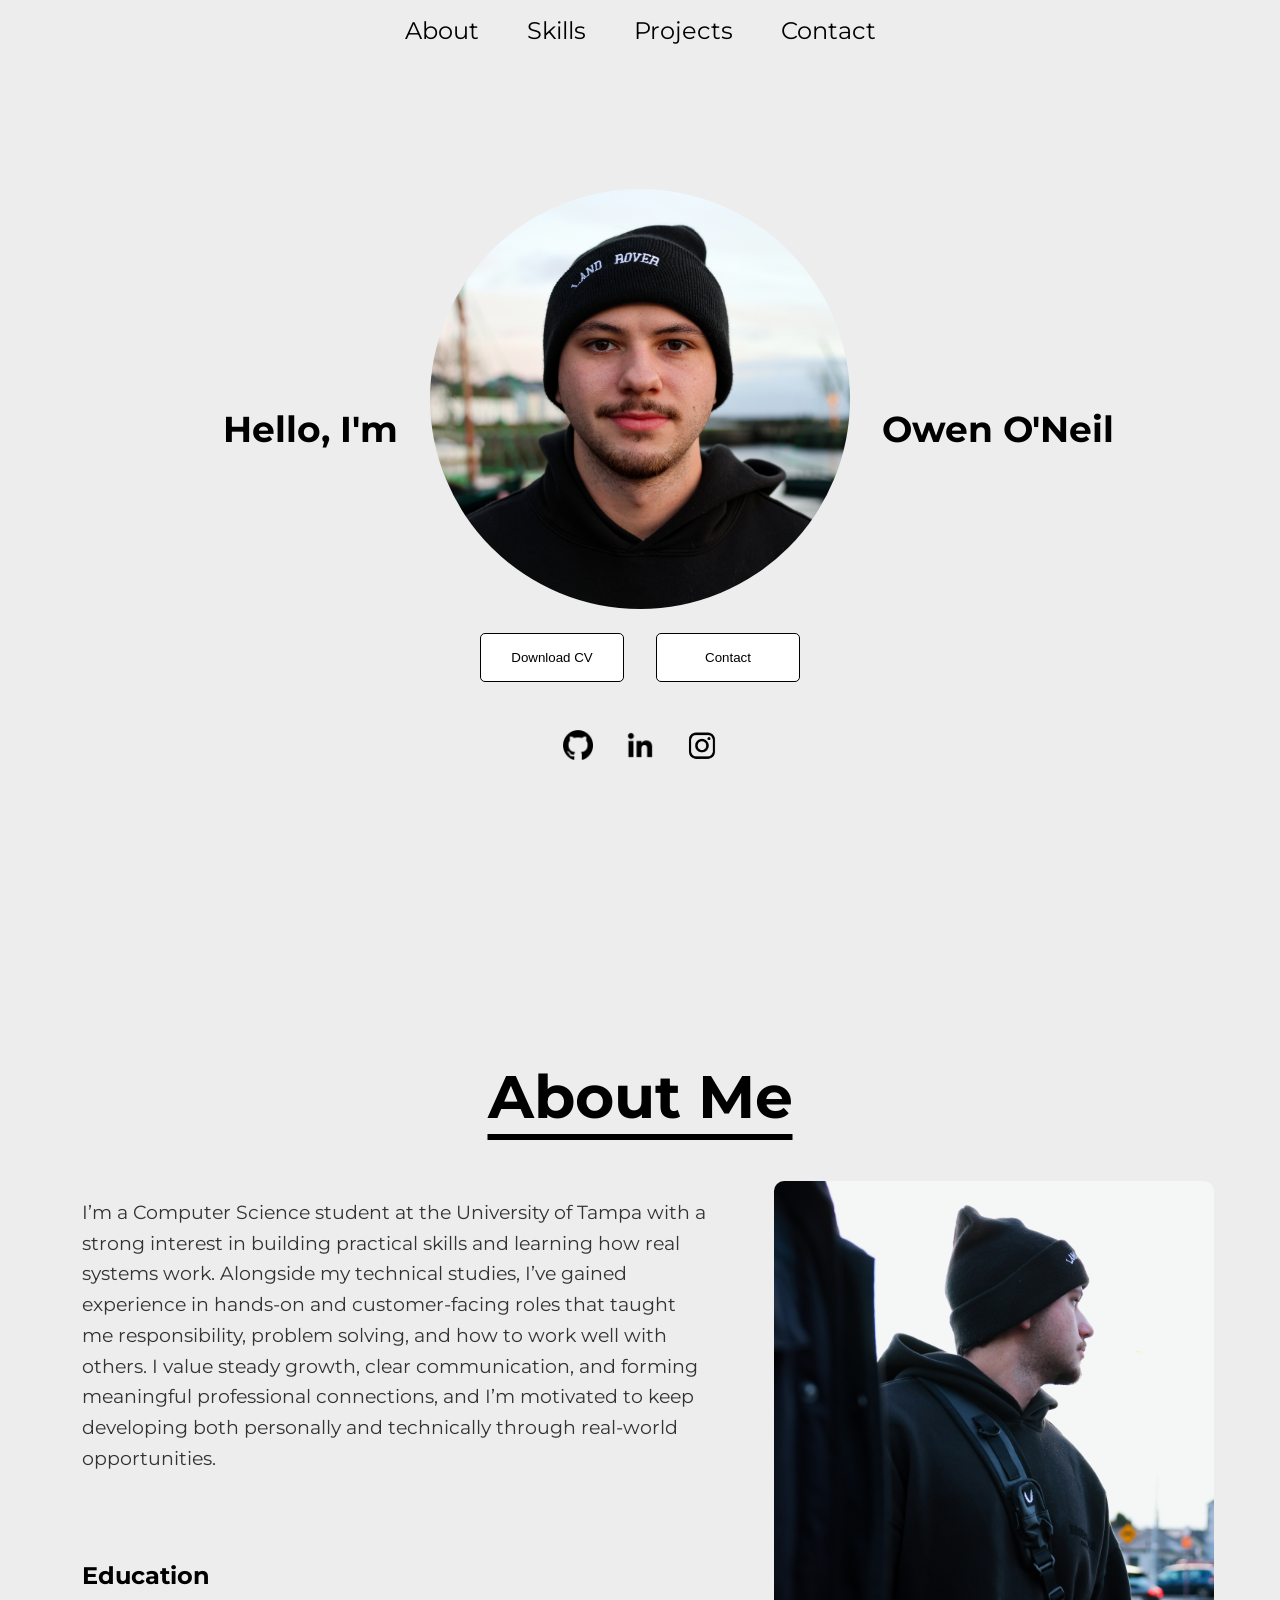
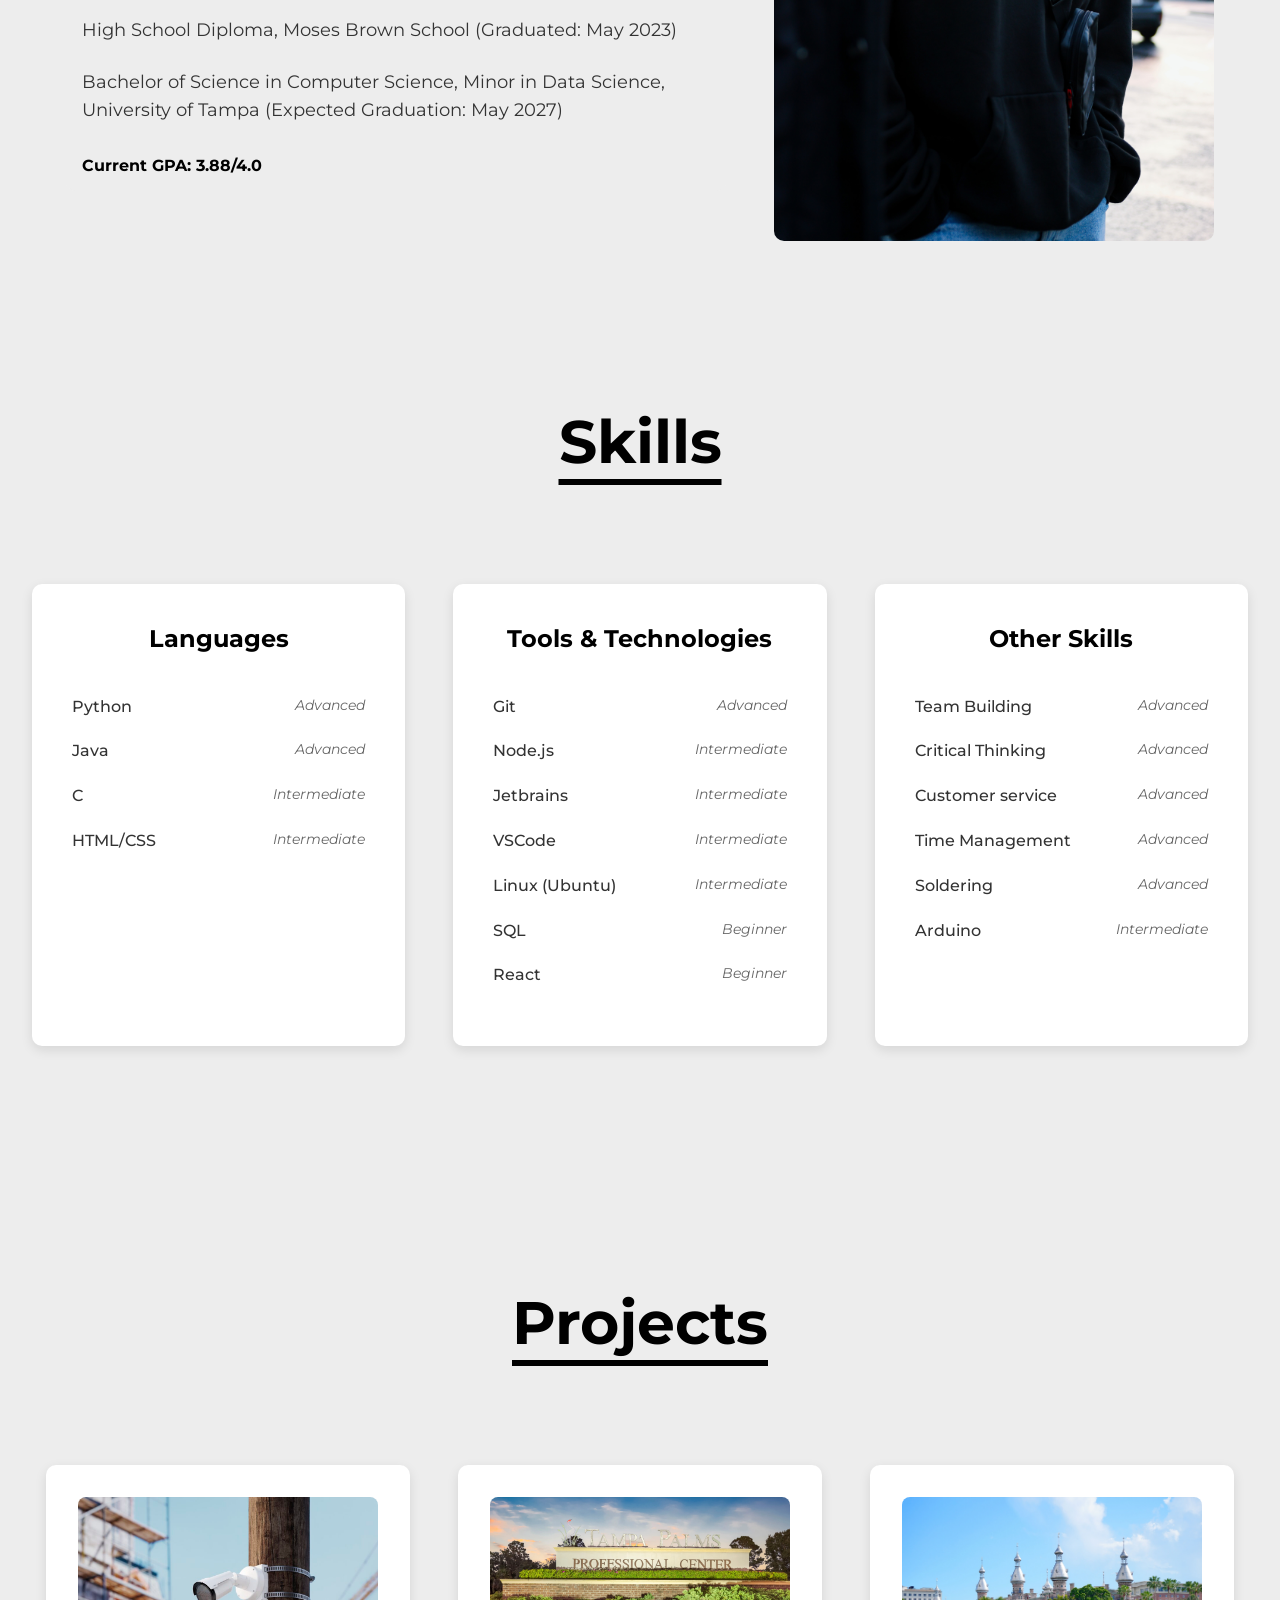
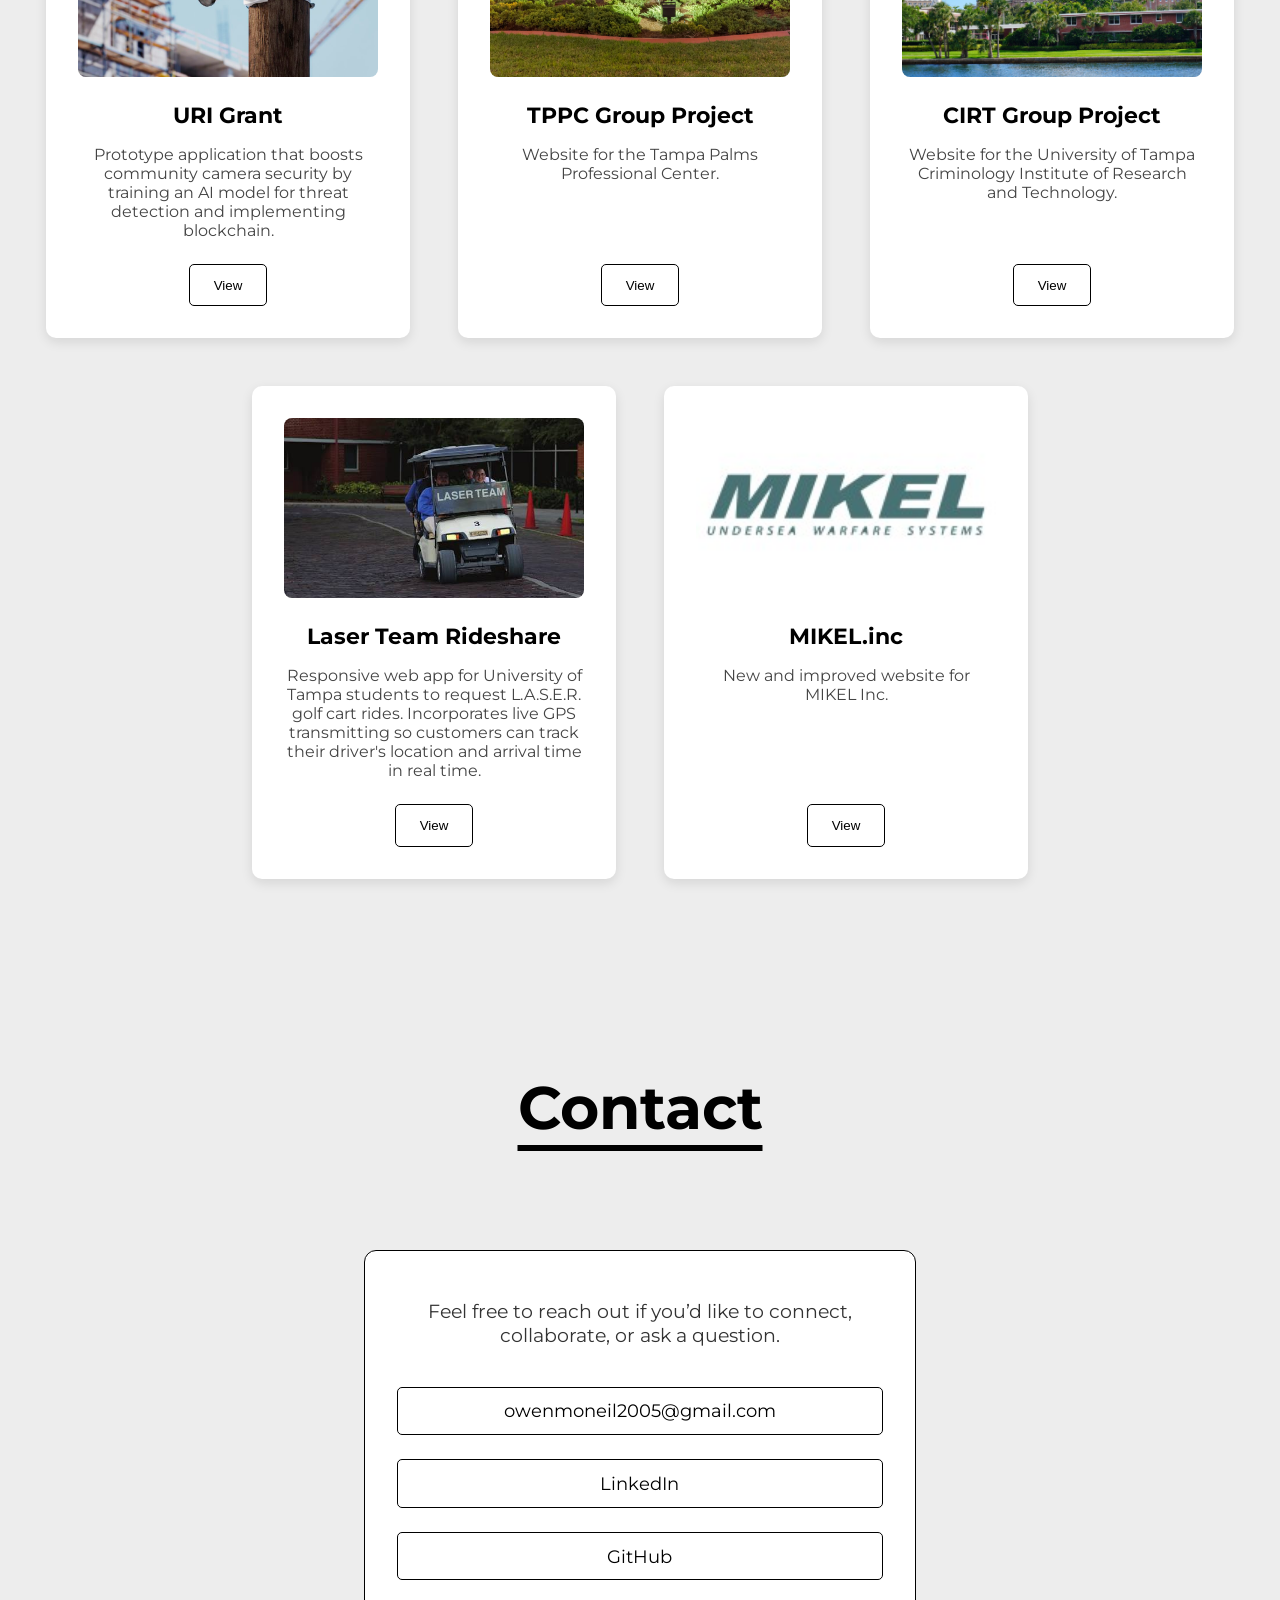
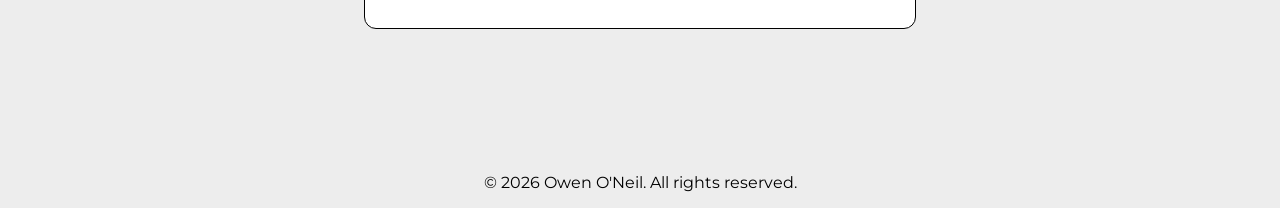
<file: index.html>
<!DOCTYPE html>
<html lang="en">
<head>
    <meta charset="UTF-8">
    <meta name="viewport" content="width=device-width, initial-scale=1.0">
    <title>My Portfolio</title>
    <link rel="stylesheet" href="style.css">
    <link rel="stylesheet" href="Media.css">

</head>
<body>
    <section class="hero">
        <nav id="desktopNav">
            <div>
                <ul class="navLinks">
                    <li><a href="#about">About</a></li>
                    <li><a href="#skills">Skills</a></li>
                    <li><a href="#projects">Projects</a></li>
                    <li><a href="#contact">Contact</a></li>
                </ul>
            </div>
        </nav>
        <nav id="hamburgerNav">
            <div class="hamburgerMenue" onclick="toggleMenue()">
                <div class="hamburgerImage">
                    <img src="images/hamburgericon.webp" alt="Hamburger Menue Icon">
                </div>
            </div>
            <div class="mobileLinksHidden">
                <ul class="navLinksMobile">
                    <li><a href="#about" onclick="toggleMenue()">About</a></li>
                    <li><a href="#skills" onclick="toggleMenue()">Skills</a></li>
                    <li><a href="#projects" onclick="toggleMenue()">Projects</a></li>
                    <li><a href="#contact" onclick="toggleMenue()">Contact</a></li>
                </ul>
            </div>
        </nav>
        <div class="homeProfile">
            <div class="leftSideHome">
                <h1>Hello, I'm</h1>
            </div>

            <div class="centerHome">
                <div class="personalPic">
                    <img src="images/selfImage.jpeg" alt="Owen O'Neil">
                </div>
                
                <div class="CVandConnectButtonsHome">
                    <button class="CV" 
                    onclick="window.open('Owen O\'Neil Resume(Clearance) Updated 11-5-2026.pdf')">
                    Download CV
                </button>
                    <button class="connectBtn" 
                    onclick="location.href='#contact'">
                    Contact
                </button>

                </div>

                <div class="relatedButtonsHome">
                    <a href="https://github.com/Owen7117" class="imageButton">
                        <img src="images/github.png" alt="GitHub">
                    </a>
                    <a href="https://www.linkedin.com/in/owen-o-neil-0a0678290/" class="imageButton">
                        <img src="images/linkedin-icon.png" alt="LinkedIn">
                    </a>
                    <a href="https://www.instagram.com/owen_7117/" class="imageButton">
                        <img src="images/instagram-icon.png" alt="Instagram">
                    </a>
                </div>
            </div>

            <div class="rightSideHome">
                <h1>Owen O'Neil</h1>
            </div>
        </div>
    </section>
    <section id="about" class="AboutMeSection">
        <div class="aboutMeTitle">
            <h2>About Me</h2>
        </div>
        <div class="aboutMeContainer">
            <div class="leftColumnAbout">
                <div class="aboutMeBox">
                    <p>I’m a Computer Science student at the University of Tampa 
                        with a strong interest in building practical skills and 
                        learning how real systems work. Alongside my technical 
                        studies, I’ve gained experience in hands-on and 
                        customer-facing roles that taught me responsibility, 
                        problem solving, and how to work well with others. 
                        I value steady growth, clear communication, and forming 
                        meaningful professional connections, and I’m motivated to 
                        keep developing both personally and technically through 
                        real-world opportunities.</p>
                </div>

                <div class="educationBox">
                    <h3>Education</h3>
                    <ul>
                        <li>High School Diploma, Moses Brown School (Graduated: May 2023)</li>
                        <li>Bachelor of Science in Computer Science, Minor in Data Science, University of Tampa (Expected Graduation: May 2027)</li>
                    </ul>
                    <div class="gpa">
                        <strong>Current GPA:</strong> 3.88/4.0
                    </div>
                </div>
            </div>

            <div class="rightColumnAbout">
                <div class="pictureBox">
                    <img src="images/wholeBodyPic.jpeg" alt="Owen O'Neil">
            </div>
        </div>
    </section>
    <section id="skills" class= "skillsSection">
        <div class="skillsTitle">
            <h2>Skills</h2>
        </div>
        <div class="skillsContainer">
            <div class="skillColumn">
                <h3>Languages</h3>
                <ul>
                    <li><span class="skillName">Python</span><span class="skillLevel">Advanced</span></li>
                    <li><span class="skillName">Java</span><span class="skillLevel">Advanced</span></li>
                    <li><span class="skillName">C</span><span class="skillLevel">Intermediate</span></li>
                    <li><span class="skillName">HTML/CSS</span><span class="skillLevel">Intermediate</span></li>
                </ul>
            </div>
            <div class="skillColumn">
                <h3>Tools & Technologies</h3>
                <ul>
                    <li><span class="skillName">Git</span><span class="skillLevel">Advanced</span></li>
                    <li><span class="skillName">Node.js</span><span class="skillLevel">Intermediate</span></li>
                    <li><span class="skillName">Jetbrains</span><span class="skillLevel">Intermediate</span></li>
                    <li><span class="skillName">VSCode</span><span class="skillLevel">Intermediate</span></li>
                    <li><span class="skillName">Linux (Ubuntu)</span><span class="skillLevel">Intermediate</span></li>
                    <li><span class="skillName">SQL</span><span class="skillLevel">Beginner</span></li>
                    <li><span class="skillName">React</span><span class="skillLevel">Beginner</span></li>
                </ul>
            </div>
            <div class="skillColumn">
                <h3>Other Skills</h3>
                <ul>
                    <li><span class="skillName">Team Building</span><span class="skillLevel">Advanced</span></li>
                    <li><span class="skillName">Critical Thinking</span><span class="skillLevel">Advanced</span></li>
                    <li><span class="skillName">Customer service</span><span class="skillLevel">Advanced</span></li>
                    <li><span class="skillName">Time Management</span><span class="skillLevel">Advanced</span></li>
                    <li><span class="skillName">Soldering</span><span class="skillLevel">Advanced</span></li>
                    <li><span class="skillName">Arduino</span><span class="skillLevel">Intermediate</span></li>
                </ul>
            </div>
        </div>
    </section>
    <section id="projects" class="projectsSection">
    <div class="projectsTitle">
        <h2>Projects</h2>
    </div>
    <div class="projectsContainer">
        <div class="projectCard">
            <div class="projectImage">
                <img src="images/securityCam.jpg" alt="Security app">
            </div>
            <h3>URI Grant</h3>
            <p>Prototype application that boosts community camera security by training an AI model for threat
                detection and implementing blockchain.</p>
            <button class="projectBtn" onclick="location.href='https://github.com/Owen7117/UT-enhanced-AI-surveillance-app'">View</button>
        </div>
        <div class="projectCard">
            <div class="projectImage">
                <img src="images/TPPC.webp" alt="TPPC">
            </div>
            <h3>TPPC Group Project</h3>
            <p>Website for the Tampa Palms Professional Center.</p>
            <button class="projectBtn" onclick="location.href='https://tppcgroup5.vercel.app'">View</button>
        </div>
        <div class="projectCard">
            <div class="projectImage">
                <img src="images/Cirt.jpg" alt="Cirt">
            </div>
            <h3>CIRT Group Project</h3>
            <p>Website for the University of Tampa Criminology Institute of Research and Technology.</p>
            <button class="projectBtn" onclick="location.href='https://cirt.vercel.app'">View</button>
        </div>
        <div class="projectCard">
            <div class="projectImage">
                <img src="images/laserTeamCart.jpg" alt="L.A.S.E.R. Team golf cart">
            </div>
            <h3>Laser Team Rideshare</h3>
            <p>Responsive web app for University of Tampa students to request L.A.S.E.R. golf cart rides. Incorporates live GPS
                transmitting so customers can track their driver's location and arrival time in real time.</p>
            <button class="projectBtn" onclick="location.href='WorkInProgressPage.html'">View</button>
        </div>
        <div class="projectCard">
            <div class="projectImage">
                <img src="images/mikelLogo.png" alt="MIKEL Inc. logo">
            </div>
            <h3>MIKEL.inc</h3>
            <p>New and improved website for MIKEL Inc.</p>
            <button class="projectBtn" onclick="location.href='WorkInProgressPage.html'">View</button>
        </div>
    </div>
</section>
<section id="contact" class="contactSection">
    <div class="contactTitle">
        <h2>Contact</h2>
    </div>

    <div class="contactContainer">
        <p class="contactText">
            Feel free to reach out if you’d like to connect, collaborate, or ask a question.
        </p>

        <div class="contactInfo">
            <a href="mailto:owenmoneil2005@gmail.com" class="contactItem">
                owenmoneil2005@gmail.com
            </a>

            <a href="https://www.linkedin.com/in/owen-o-neil-0a0678290/" 
               target="_blank" 
               class="contactItem">
                LinkedIn
            </a>

            <a href="https://github.com/Owen7117" 
               target="_blank" 
               class="contactItem">
                GitHub
            </a>
        </div>
    </div>
</section>
<footer class="footer">
    <p>© 2026 Owen O'Neil. All rights reserved.</p>

</footer>

    <script src="script.js"></script>
</body>
</html>
</file>
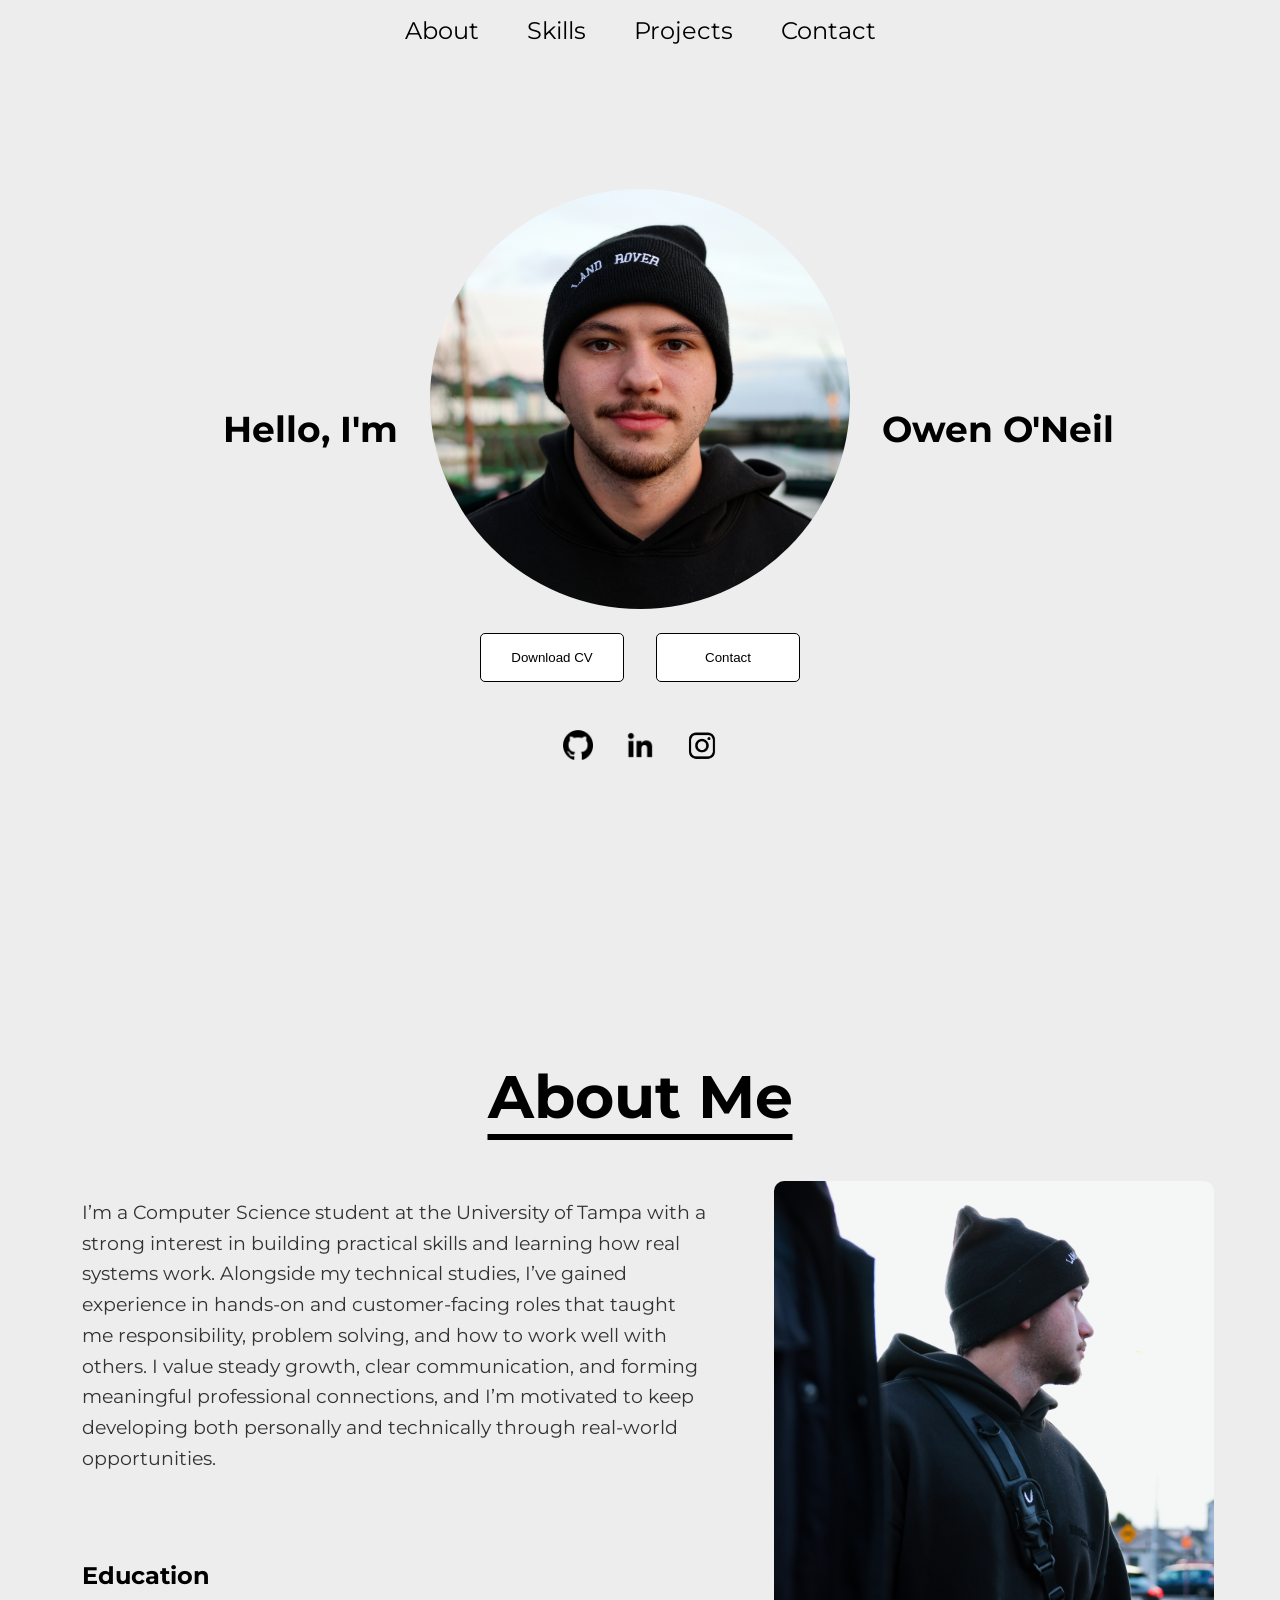
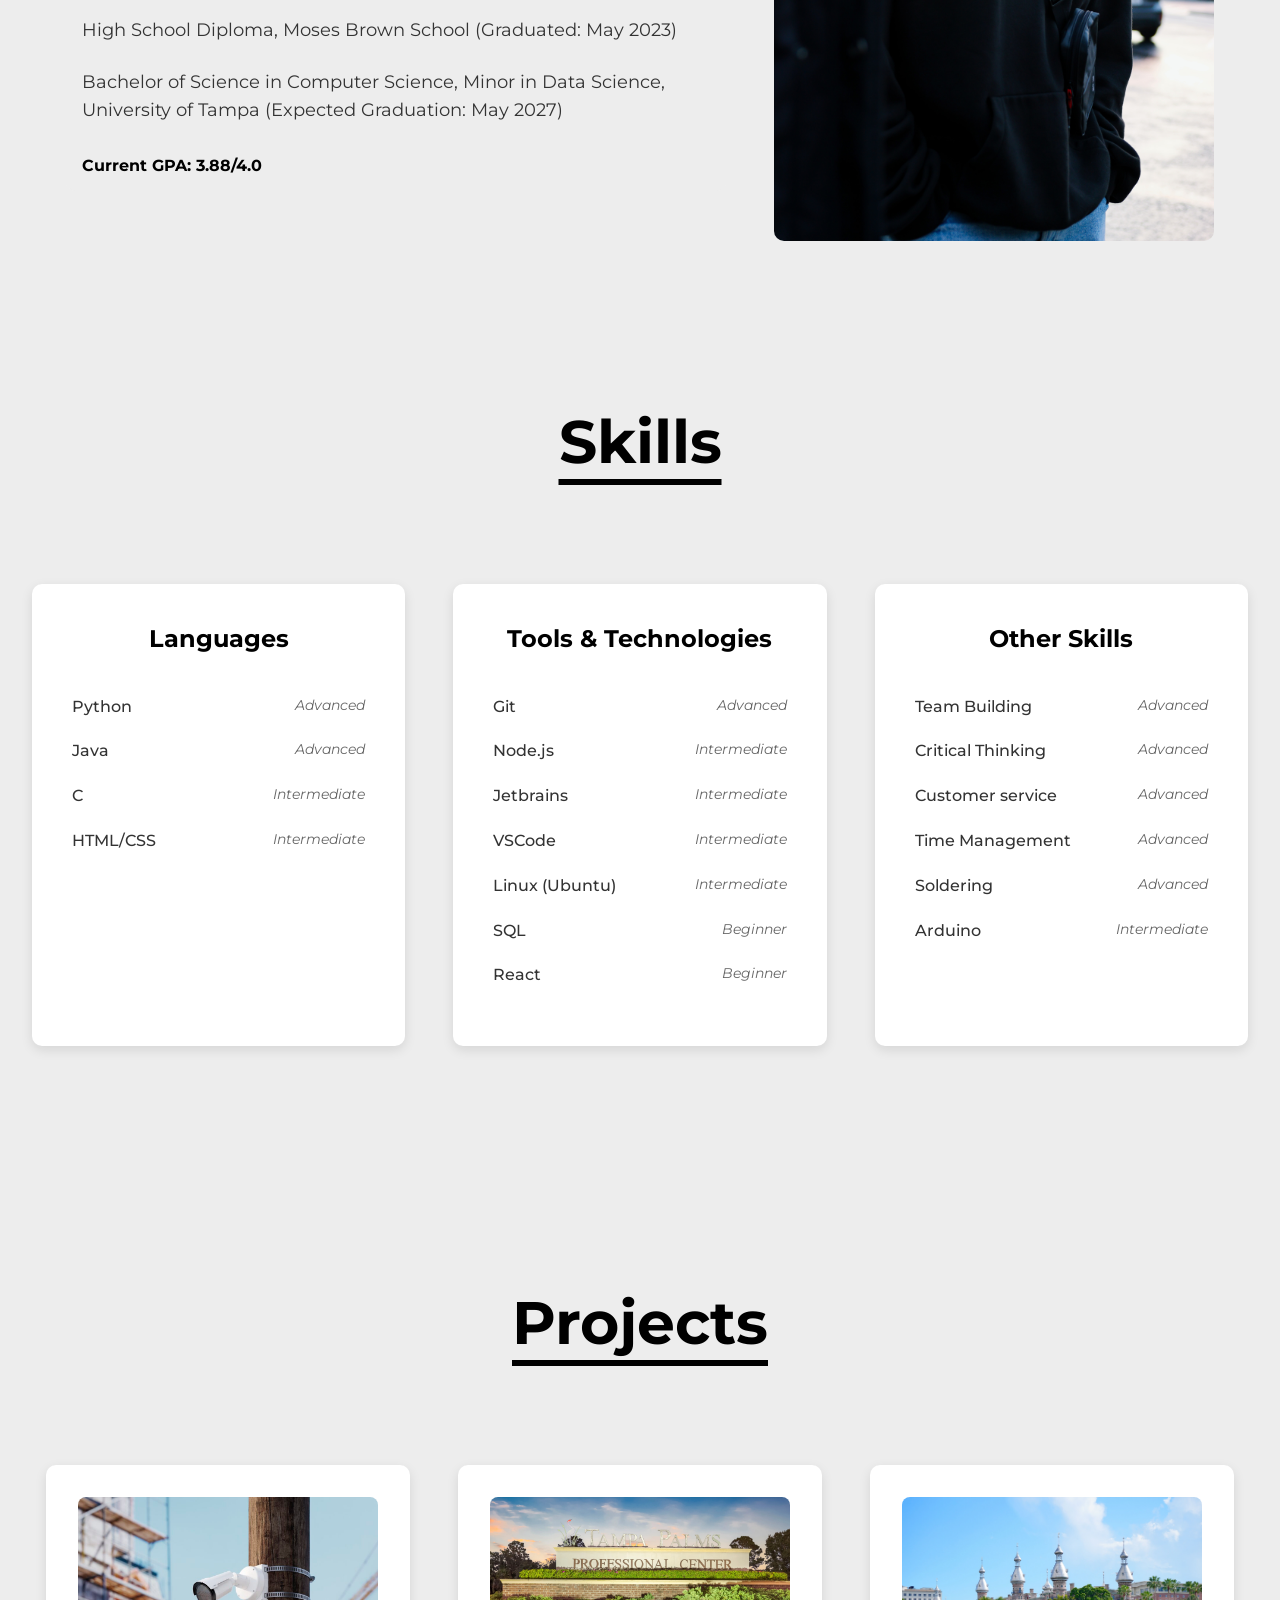
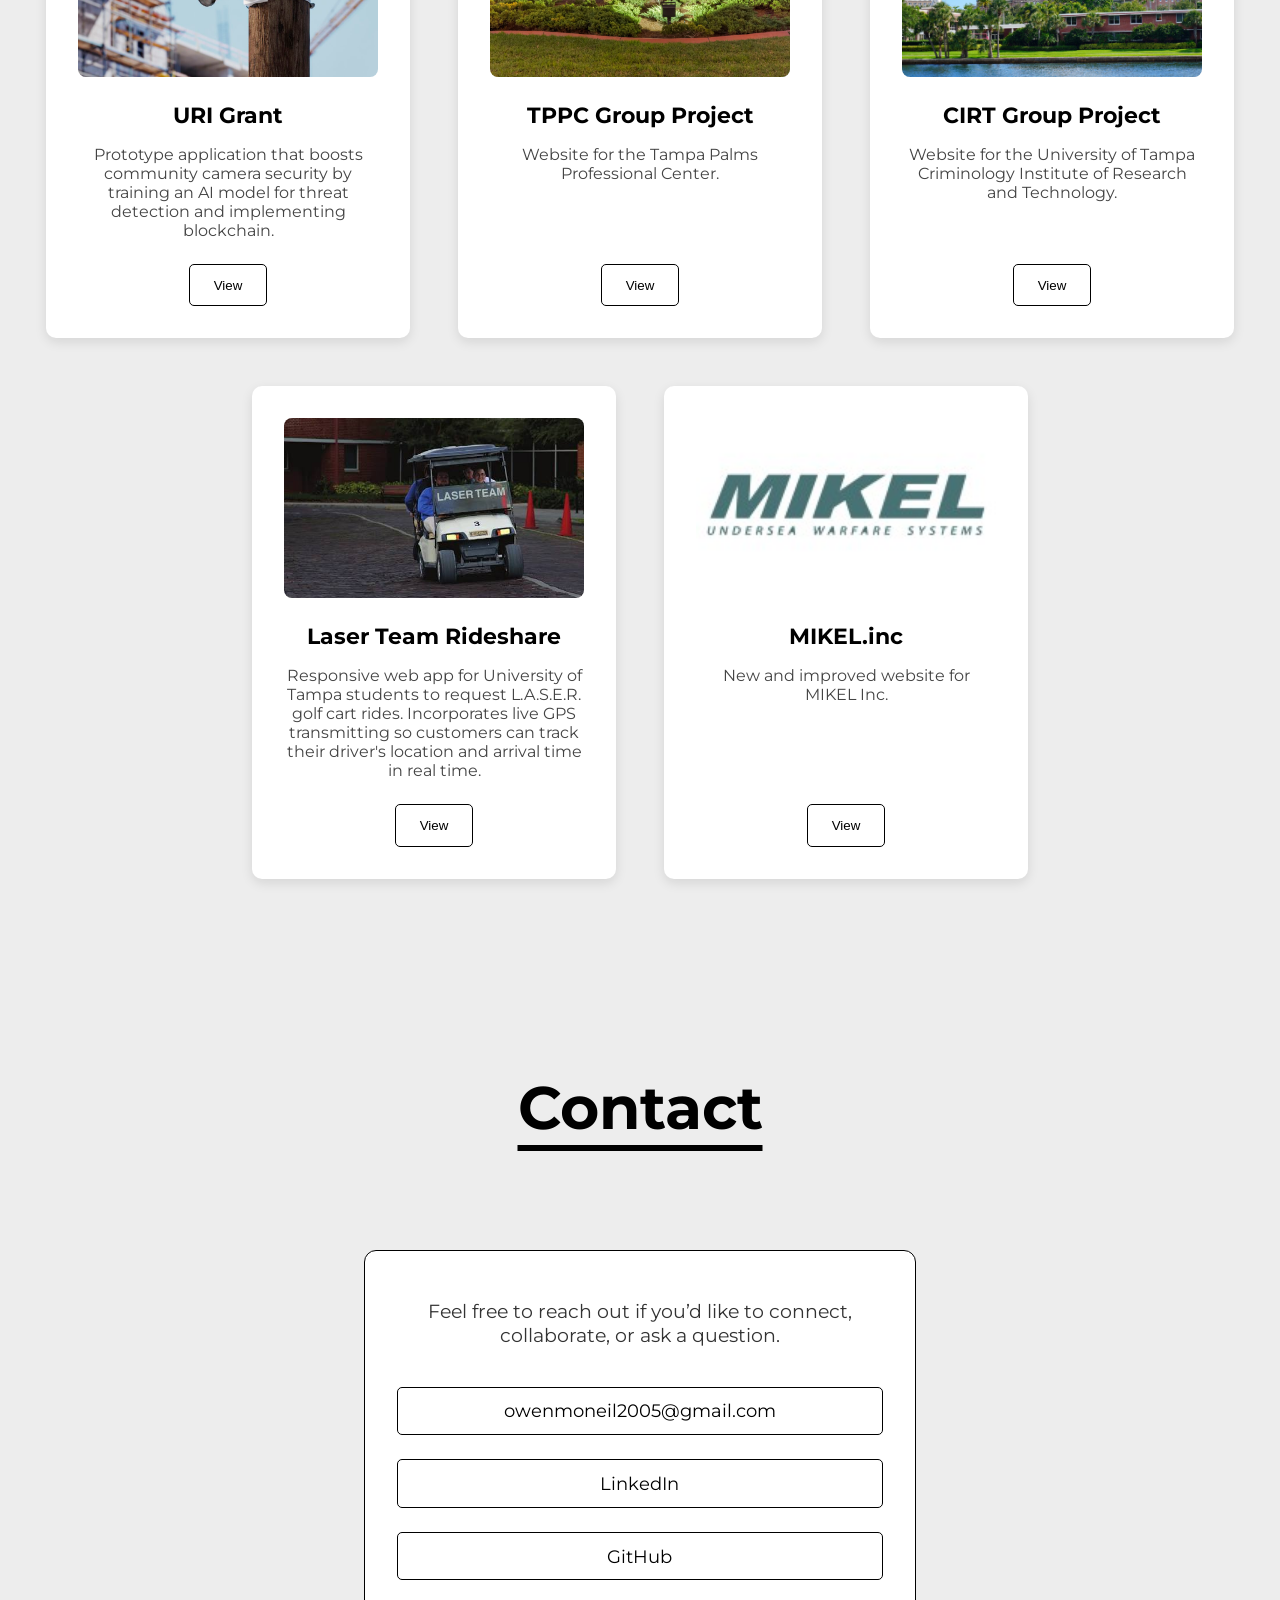
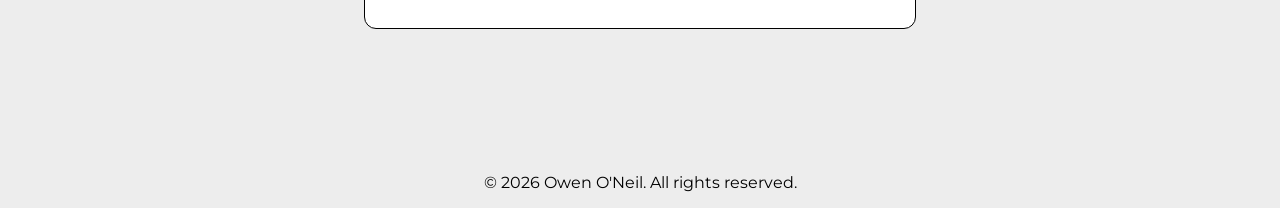
<file: homePage.html>
<!DOCTYPE html>
<html lang="en">
<head>
    <meta charset="UTF-8">
    <meta name="viewport" content="width=device-width, initial-scale=1.0">
    <title>My Portfolio</title>
    <link rel="stylesheet" href="style.css">
    <link rel="stylesheet" href="Media.css">

</head>
<body>
    <section class="hero">
        <nav id="desktopNav">
            <div>
                <ul class="navLinks">
                    <li><a href="#about">About</a></li>
                    <li><a href="#skills">Skills</a></li>
                    <li><a href="#projects">Projects</a></li>
                    <li><a href="#contact">Contact</a></li>
                </ul>
            </div>
        </nav>
        <nav id="hamburgerNav">
            <div class="hamburgerMenue" onclick="toggleMenue()">
                <div class="hamburgerImage">
                    <img src="images/hamburgericon.webp" alt="Hamburger Menue Icon">
                </div>
            </div>
            <div class="mobileLinksHidden">
                <ul class="navLinksMobile">
                    <li><a href="#about" onclick="toggleMenue()">About</a></li>
                    <li><a href="#skills" onclick="toggleMenue()">Skills</a></li>
                    <li><a href="#projects" onclick="toggleMenue()">Projects</a></li>
                    <li><a href="#contact" onclick="toggleMenue()">Contact</a></li>
                </ul>
            </div>
        </nav>
        <div class="homeProfile">
            <div class="leftSideHome">
                <h1>Hello, I'm</h1>
            </div>

            <div class="centerHome">
                <div class="personalPic">
                    <img src="images/selfImage.jpeg" alt="Owen O'Neil">
                </div>
                
                <div class="CVandConnectButtonsHome">
                    <button class="CV" 
                    onclick="window.open('Owen O\'Neil Resume(Clearance) Updated 11-5-2026.pdf')">
                    Download CV
                </button>
                    <button class="connectBtn" 
                    onclick="location.href='#contact'">
                    Contact
                </button>

                </div>

                <div class="relatedButtonsHome">
                    <a href="https://github.com/Owen7117" class="imageButton">
                        <img src="images/github.png" alt="GitHub">
                    </a>
                    <a href="https://www.linkedin.com/in/owen-o-neil-0a0678290/" class="imageButton">
                        <img src="images/linkedin-icon.png" alt="LinkedIn">
                    </a>
                    <a href="https://www.instagram.com/owen_7117/" class="imageButton">
                        <img src="images/instagram-icon.png" alt="Instagram">
                    </a>
                </div>
            </div>

            <div class="rightSideHome">
                <h1>Owen O'Neil</h1>
            </div>
        </div>
    </section>
    <section id="about" class="AboutMeSection">
        <div class="aboutMeTitle">
            <h2>About Me</h2>
        </div>
        <div class="aboutMeContainer">
            <div class="leftColumnAbout">
                <div class="aboutMeBox">
                    <p>I’m a Computer Science student at the University of Tampa 
                        with a strong interest in building practical skills and 
                        learning how real systems work. Alongside my technical 
                        studies, I’ve gained experience in hands-on and 
                        customer-facing roles that taught me responsibility, 
                        problem solving, and how to work well with others. 
                        I value steady growth, clear communication, and forming 
                        meaningful professional connections, and I’m motivated to 
                        keep developing both personally and technically through 
                        real-world opportunities.</p>
                </div>

                <div class="educationBox">
                    <h3>Education</h3>
                    <ul>
                        <li>High School Diploma, Moses Brown School (Graduated: May 2023)</li>
                        <li>Bachelor of Science in Computer Science, Minor in Data Science, University of Tampa (Expected Graduation: May 2027)</li>
                    </ul>
                    <div class="gpa">
                        <strong>Current GPA:</strong> 3.88/4.0
                    </div>
                </div>
            </div>

            <div class="rightColumnAbout">
                <div class="pictureBox">
                    <img src="images/wholeBodyPic.jpeg" alt="Owen O'Neil">
            </div>
        </div>
    </section>
    <section id="skills" class= "skillsSection">
        <div class="skillsTitle">
            <h2>Skills</h2>
        </div>
        <div class="skillsContainer">
            <div class="skillColumn">
                <h3>Languages</h3>
                <ul>
                    <li><span class="skillName">Python</span><span class="skillLevel">Advanced</span></li>
                    <li><span class="skillName">Java</span><span class="skillLevel">Advanced</span></li>
                    <li><span class="skillName">C</span><span class="skillLevel">Intermediate</span></li>
                    <li><span class="skillName">HTML/CSS</span><span class="skillLevel">Intermediate</span></li>
                </ul>
            </div>
            <div class="skillColumn">
                <h3>Tools & Technologies</h3>
                <ul>
                    <li><span class="skillName">Git</span><span class="skillLevel">Advanced</span></li>
                    <li><span class="skillName">Node.js</span><span class="skillLevel">Intermediate</span></li>
                    <li><span class="skillName">Jetbrains</span><span class="skillLevel">Intermediate</span></li>
                    <li><span class="skillName">VSCode</span><span class="skillLevel">Intermediate</span></li>
                    <li><span class="skillName">Linux (Ubuntu)</span><span class="skillLevel">Intermediate</span></li>
                    <li><span class="skillName">SQL</span><span class="skillLevel">Beginner</span></li>
                    <li><span class="skillName">React</span><span class="skillLevel">Beginner</span></li>
                </ul>
            </div>
            <div class="skillColumn">
                <h3>Other Skills</h3>
                <ul>
                    <li><span class="skillName">Team Building</span><span class="skillLevel">Advanced</span></li>
                    <li><span class="skillName">Critical Thinking</span><span class="skillLevel">Advanced</span></li>
                    <li><span class="skillName">Customer service</span><span class="skillLevel">Advanced</span></li>
                    <li><span class="skillName">Time Management</span><span class="skillLevel">Advanced</span></li>
                    <li><span class="skillName">Soldering</span><span class="skillLevel">Advanced</span></li>
                    <li><span class="skillName">Arduino</span><span class="skillLevel">Intermediate</span></li>
                </ul>
            </div>
        </div>
    </section>
    <section id="projects" class="projectsSection">
    <div class="projectsTitle">
        <h2>Projects</h2>
    </div>
    <div class="projectsContainer">
        <div class="projectCard">
            <div class="projectImage">
                <img src="images/securityCam.jpg" alt="Security app">
            </div>
            <h3>URI Grant</h3>
            <p>Prototype application that boosts community camera security by training an AI model for threat
                detection and implementing blockchain.</p>
            <button class="projectBtn" onclick="location.href='https://github.com/Owen7117/UT-enhanced-AI-surveillance-app'">View</button>
        </div>
        <div class="projectCard">
            <div class="projectImage">
                <img src="images/TPPC.webp" alt="TPPC">
            </div>
            <h3>TPPC Group Project</h3>
            <p>Website for the Tampa Palms Professional Center.</p>
            <button class="projectBtn" onclick="location.href='https://tppcgroup5.vercel.app'">View</button>
        </div>
        <div class="projectCard">
            <div class="projectImage">
                <img src="images/Cirt.jpg" alt="Cirt">
            </div>
            <h3>CIRT Group Project</h3>
            <p>Website for the University of Tampa Criminology Institute of Research and Technology.</p>
            <button class="projectBtn" onclick="location.href='https://cirt.vercel.app'">View</button>
        </div>
        <div class="projectCard">
            <div class="projectImage">
                <img src="images/laserTeamCart.jpg" alt="L.A.S.E.R. Team golf cart">
            </div>
            <h3>Laser Team Rideshare</h3>
            <p>Responsive web app for University of Tampa students to request L.A.S.E.R. golf cart rides. Incorporates live GPS
                transmitting so customers can track their driver's location and arrival time in real time.</p>
            <button class="projectBtn" onclick="location.href='WorkInProgressPage.html'">View</button>
        </div>
        <div class="projectCard">
            <div class="projectImage">
                <img src="images/mikelLogo.png" alt="MIKEL Inc. logo">
            </div>
            <h3>MIKEL.inc</h3>
            <p>New and improved website for MIKEL Inc.</p>
            <button class="projectBtn" onclick="location.href='WorkInProgressPage.html'">View</button>
        </div>
    </div>
</section>
<section id="contact" class="contactSection">
    <div class="contactTitle">
        <h2>Contact</h2>
    </div>

    <div class="contactContainer">
        <p class="contactText">
            Feel free to reach out if you’d like to connect, collaborate, or ask a question.
        </p>

        <div class="contactInfo">
            <a href="mailto:owenmoneil2005@gmail.com" class="contactItem">
                owenmoneil2005@gmail.com
            </a>

            <a href="https://www.linkedin.com/in/owen-o-neil-0a0678290/" 
               target="_blank" 
               class="contactItem">
                LinkedIn
            </a>

            <a href="https://github.com/Owen7117" 
               target="_blank" 
               class="contactItem">
                GitHub
            </a>
        </div>
    </div>
</section>
<footer class="footer">
    <p>© 2026 Owen O'Neil. All rights reserved.</p>

</footer>

    <script src="script.js"></script>
</body>
</html>
</file>
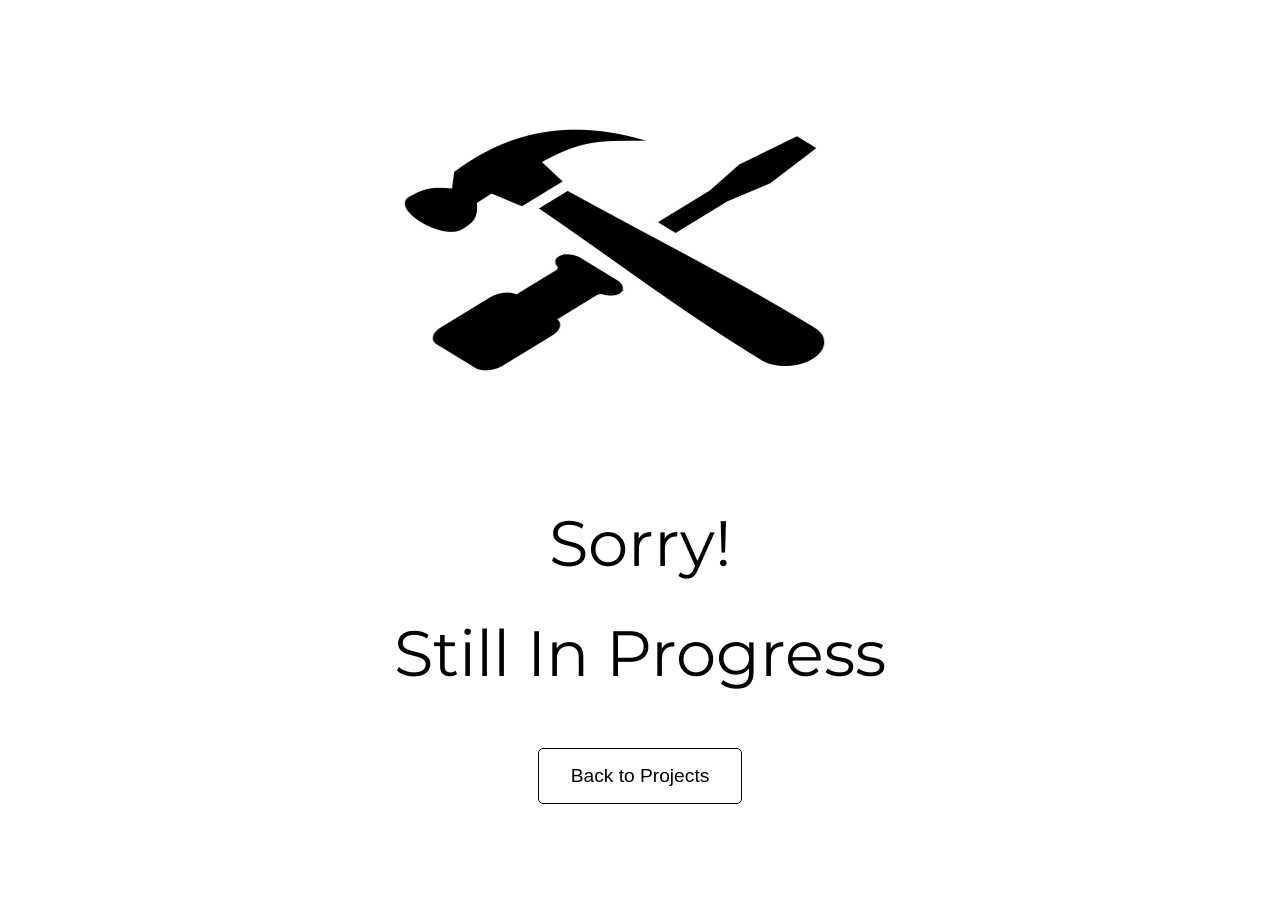
<file: WorkInProgressPage.html>
<!DOCTYPE html>
<html lang="en">
<head>
    <meta charset="UTF-8">
    <meta name="viewport" content="width=device-width, initial-scale=1.0">
    <title>My Portfolio</title>
    <link rel="stylesheet" href="style.css">
    <link rel="stylesheet" href="Media.css">

</head>
<body>
    <div class="WorkInProgress">
        <img src="images/hammerAndScrew.jpg" alt="Under Construction">
        <p>Sorry!</p>
        <p>Still In Progress</p>
        <div class="backBtnContainer">
            <button class="projectBtn" onclick="location.href='homePage.html#projects'">Back to Projects</button>
        </div>
    </div>
</body>
</file>
<file: style.css>
/* general styles */

@import url('https://fonts.googleapis.com/css2?family=Figtree:ital,wght@0,300..900;1,300..900&family=Montserrat:ital,wght@0,100..900;1,100..900&display=swap');

html {
    scroll-behavior: smooth;
}

* {
    margin: 0;
    padding: 0;
}

body {
    font-family: 'Montserrat', sans-serif;
    background-color: rgb(237, 237, 237);  
}

.hero {
    min-height: 100vh;
    display: flex;
    flex-direction: column;
}


#desktopNav {
    display: flex;
    justify-content: center;
    padding: 1rem;
}

.navLinks {
    display: flex;
    list-style: none;
    gap: 3rem;
}

.navLinks a {
    color: black;
    font-size: 1.5rem;
    display: inline-block;
    text-decoration: none;
    transition: transform 0.3s, color 0.3s;
}

.navLinks a:hover {
    transform: scale(1.1);
    text-decoration: underline;
    text-underline-offset: 0.5rem;
}

/* Hamburger menue */

#hamburgerNav {
    display: none;
}

.hamburgerMenue {
    display: flex;
    cursor: pointer;
}

.hamburgerImage{
    display: flex;
    flex-direction: coolumn;
    width: 50px;
    height: 50px;
    cursor: pointer;
}


.homeProfile {
    display: flex;
    align-items: center;
    padding: 0 1.5rem;
    margin-top: 8rem;
    gap: 1rem;
}

.leftSideHome {
    flex: 1 1 0;
    text-align: right;
    flex-direction: column;
    align-items: center;
    gap: 1.5rem;  
    font-size: 1.5rem;
    padding-bottom: 6rem;
}

.centerHome {
    flex: 0 0 auto;
    display: flex;
    flex-direction: column;
    align-items: center;
}

.rightSideHome {
    flex: 1 1 0;
    font-size: 1.5rem;
    display: flex;
    text-align: left;
    padding-bottom: 6rem;
}

.relatedButtonsHome {
    display: flex;
    gap: 2rem;
    margin-top: 3rem;
    justify-content: center;
}

.imageButton img {
    width: 30px;
    height: 30px;
    filter: brightness(0);
    transition: transform 0.3s;
}

.imageButton img:hover {
    transform: scale(1.2);
}

.personalPic {
    width: 420px;
    height: 420px;
    margin-right: 1rem;
    margin-left: 1rem;
    overflow: hidden;
    border-radius: 50%;
    transition: transform 0.25s ease, border-radius 0.25s ease;
}

.personalPic img {
    width: 100%;
    height: 100%;
    object-fit: cover;
}


.CVandConnectButtonsHome {
    display: flex;
    gap: 2rem;
    margin-top: 1.5rem;
    justify-content: center;
}

.CV {
    background-color: white;
    color: black;
    border: 1px solid black;
    padding: 1rem;
    border-radius: 5px;
    cursor: pointer;
    width: 9rem;
}

.CV:hover {
    transform: scale(1.1);
    transition: transform 0.3s
}

.connectBtn {
    background-color: white;
    border: 1px solid black;
    color: black;
    padding: 1rem;
    border-radius: 5px;
    cursor: pointer;
    width: 9rem;
}

.connectBtn:hover {
    transform: scale(1.1);
    transition: transform 0.3s
}

.AboutMeSection {
    margin-top: 8rem;
    padding: 2rem;
}

.aboutMeTitle {
    font-size: 2.5rem;
    margin-bottom: 3rem;
    text-align: center;
    text-decoration: underline;
    text-underline-offset: 1rem;
}

.aboutMeContainer {
    display: flex;
    align-items: flex-start;
    gap: 3rem;
    max-width: 1100px;
    margin: 0 auto;
    flex-wrap: nowrap;
    justify-content: center;
}

.leftColumnAbout {
    flex: 0 0 60%;
    max-width: 60%;
    display: flex;
    flex-direction: column;
    gap: 2rem;
}

.aboutMeBox {
    width: 100%;
    box-sizing: border-box;
    background-color: rgb(237, 237, 237);
    border-radius: 10px;
    padding: 1rem;
    min-height: 200px;
}

.aboutMeBox p {
    font-size: 1.2rem;
    line-height: 1.6;
    color: #333;
}

.educationBox {
    box-sizing: border-box;
    padding: 1rem;
    margin-top: 1.5rem;
    flex-direction: column;
    background-color: rgb(237, 237, 237);
    border-radius: 10px;
    width: 100%;
}

.educationBox h3 {
    font-size: 1.5rem;
    margin-bottom: 1.6rem;
}

.educationBox ul {
    list-style: none;
    padding: 0;
    margin: 0;
}

.educationBox li {
    font-size: 1.1rem;
    line-height: 1.6;
    color: #333;
    margin-bottom: 1.5rem;
}

.rightColumnAbout {
    flex: 0 0 40%;
    max-width: 40%;
    display: flex;
    flex-direction: column;
    min-height: 500px;
}


.pictureBox img {
    width: 100%;
    height: 100%;
    object-fit: cover;
    border-radius: 10px;
}

.gpa {
    font-weight: bold;
    margin-top: 2rem;
}

.skillsSection {
    margin-top: 6rem;
    padding: 2rem;
}

.skillsTitle {
    font-size: 2.5rem;
    margin-bottom: 6.6rem;
    text-align: center;
    text-decoration: underline;
    text-underline-offset: 1rem;
}

.skillsContainer {
    display: flex;
    gap: 3rem;
    max-width: 1500px;
    margin: 0 auto;
    justify-content: center;
    margin-bottom: 5rem;
}

.skillColumn {
    flex: 1;
    min-width: 180px;
    max-width: 300px;
    background-color: white;
    border-radius: 10px;
    padding: 2.5rem;
    box-shadow: 0 4px 12px rgba(0, 0, 0, 0.1);
}

.skillColumn h3 {
    font-size: 1.5rem;
    margin-bottom: 2.5rem;
    text-align: center;
}

.skillColumn ul {
    list-style: none;
    padding: 0;
    margin: 0;
}

.skillColumn li {
    font-size: 1rem;
    line-height: 1.8;
    color: #333;
    gap: 2rem;
    display: flex;
    justify-content: space-between;
    margin-bottom: 1rem;
}

.skillName {
    font-weight: 500;
}

.skillLevel {
    font-size: 0.85rem;
    color: #666;
    font-style: italic;
}

.projectsSection {
    margin-top: 6rem;
    padding: 2rem;
}

.projectsTitle {
    font-size: 2.5rem;
    margin-bottom: 6.6rem;
    text-align: center;
    text-decoration: underline;
    text-underline-offset: 1rem;
}

.projectsContainer {
    display: flex;
    flex-wrap: wrap;
    gap: 3rem;
    max-width: 1500px;
    margin: 0 auto;
    justify-content: center;
}

.projectCard {
    flex: 1 1 260px;
    max-width: 300px;
    background-color: white;
    border-radius: 10px;
    padding: 2rem;
    box-shadow: 0 4px 12px rgba(0, 0, 0, 0.1);
    display: flex;
    flex-direction: column;
    align-items: center;
    text-align: center;
}

.projectImage {
    width: 100%;
    height: 180px;
    margin-bottom: 1.5rem;
    overflow: hidden;
    border-radius: 8px;
    background-color: #eee;
}

.projectImage img {
    width: 100%;
    height: 100%;
    object-fit: cover;
}

.projectCard h3 {
    font-size: 1.4rem;
    margin-bottom: 1rem;
}

.projectCard p {
    font-size: 1rem;
    color: #444;
    margin-bottom: auto;
}

.projectBtn {
    margin-top: 1.5rem;
    padding: 0.8rem 1.5rem;
    border: 1px solid black;
    background-color: white;
    cursor: pointer;
    border-radius: 5px;
    transition: transform 0.2s ease, background-color 0.2s ease;
}

.projectBtn:hover {
    background-color: black;
    color: white;
    transform: scale(1.05);
}

.WorkInProgress{
    background-color: white;
    min-height: 100vh;
}

.WorkInProgress img {
    width: 96%;
    height: 500px;
    text-align: center;
    justify-content: center;
    
}

.WorkInProgress p {
    font-size: 4rem;
    text-align: center;
    margin-bottom: 2rem;
    justify-content: center;
    background-color: white;
}

.backBtnContainer {
    display: flex;
    justify-content: center;
    padding-bottom: 3rem;
}

.backBtnContainer .projectBtn {
    font-size: 1.2rem;
    padding: 1rem 2rem;
}

.contactTitle {
    font-size: 2.5rem;
    margin-bottom: 3rem;
    text-align: center;
    margin-bottom: 6.6rem;
    text-decoration: underline;
    text-underline-offset: 1rem;
}

.contactSection {
    margin-top: 6rem;
    padding: 4rem 2rem;
}

.contactContainer {
    max-width: 40%;
    margin: 0 auto;
    background-color: white;
    border-radius: 12px;
    padding: 3rem 2rem;
    text-align: center;
    border: 1px solid black;
    margin-bottom: 5rem;
}

.contactText {
    font-size: 1.2rem;
    margin-bottom: 2.5rem;
    color: #333;
}

.contactInfo {
    display: flex;
    flex-direction: column;
    gap: 1.5rem;
}

.contactItem {
    font-size: 1.1rem;
    color: black;
    text-decoration: none;
    border: 1px solid black;
    padding: 0.8rem 1rem;
    border-radius: 5px;
    transition: background-color 0.2s ease, color 0.2s ease;
}

.contactItem:hover {
    background-color: black;
    color: white;
    transform: scale(1.05);
    transition: transform 0.3s
}

.footer p {
    text-align: center;
    margin-bottom: 1rem;
}
</file>
<file: Media.css>
@media screen and (max-width: 800px) {
    #desktopNav {
        display: none;
    }

    #hamburgerNav{
        display: flex;
        justify-content: flex-start;
        padding: 1rem;
        position: relative;
    }

    .mobileLinksHidden {
        display: none;
        position: absolute;
        top: 100%;
        left: 0;
        background-color: white;
        flex-direction: column;
        z-index: 100;
        min-width: 150px;
    }

    .mobileLinksHidden.active {
        display: flex;
    }

    .navLinksMobile {
        list-style: none;
        display: flex;
        flex-direction: column;
        gap: 0;
    }

    .navLinksMobile li {
        width: 100%;
    }

    .navLinksMobile a {
        display: block;
        padding: 1rem;
        color: black;
        text-decoration: none;
        font-size: 1.2rem;
        border-bottom: none;
    }

    .navLinksMobile a:hover {
        text-decoration: underline;
        text-underline-offset: 0.5rem;
    }

    .homeProfile {
        margin-top: 3rem;
        flex-direction: column;
        align-items: center;
        text-align: center;
    }

    .leftSideHome {
        order: 1;
        font-size: 1.5rem;
        flex: none;
        padding-bottom: 0;  
        margin-bottom: 0;
    }

    .rightSideHome {
        order: 2;
        margin: 0; 
        padding: 0;
    }

    .centerHome {
        order: 3;
    }

    .CVandConnectButtonsHome,
    .relatedButtonsHome {
        order: 4;
    }

    .aboutMeContainer {
        flex-direction: column;
        align-items: center;
    }

    .leftColumnAbout,
    .rightColumnAbout {
        width: 100%;
        max-width: 700px;
}
    .educationBox {
        order: 2;
    }

    .pictureBox {
        width: 100%;
        height: auto;
    }

    .pictureBox img {
        width: 100%;
        height: auto;
        object-fit: cover;
    }

    .skillsContainer {
        flex-direction: column;
        gap: 2rem;
        align-items: center;
    }

    .skillColumn {
        box-sizing: border-box;
        max-width: 100%;
        width: 100%;
        padding: 2rem;
    }

    .skillColumn h3 {
        text-align: center;
        font-size: 1.4rem;
    }

    .skillColumn li {
        font-size: 0.95rem;
    }

    .projectsContainer {
        flex-direction: column;
        align-items: center;
        gap: 2rem;
    }

    .projectCard {
        box-sizing: border-box;
        max-width: 100%;
        width: 100%;
        padding: 1.5rem;
    }

    .projectImage {
        height: 200px;
    }

    .projectsSection {
        padding: 3rem 1.5rem;
    }

    .projectsTitle {
        margin-bottom: 3rem;
    }

    .contactSection {
        padding: 3rem 1rem;
    }

    .contactContainer {
        max-width: 100%;
        padding: 2rem 1rem;
    }

    .contactItem {
        font-size: 1rem;
        overflow-wrap: anywhere;
    }
}
</file>
